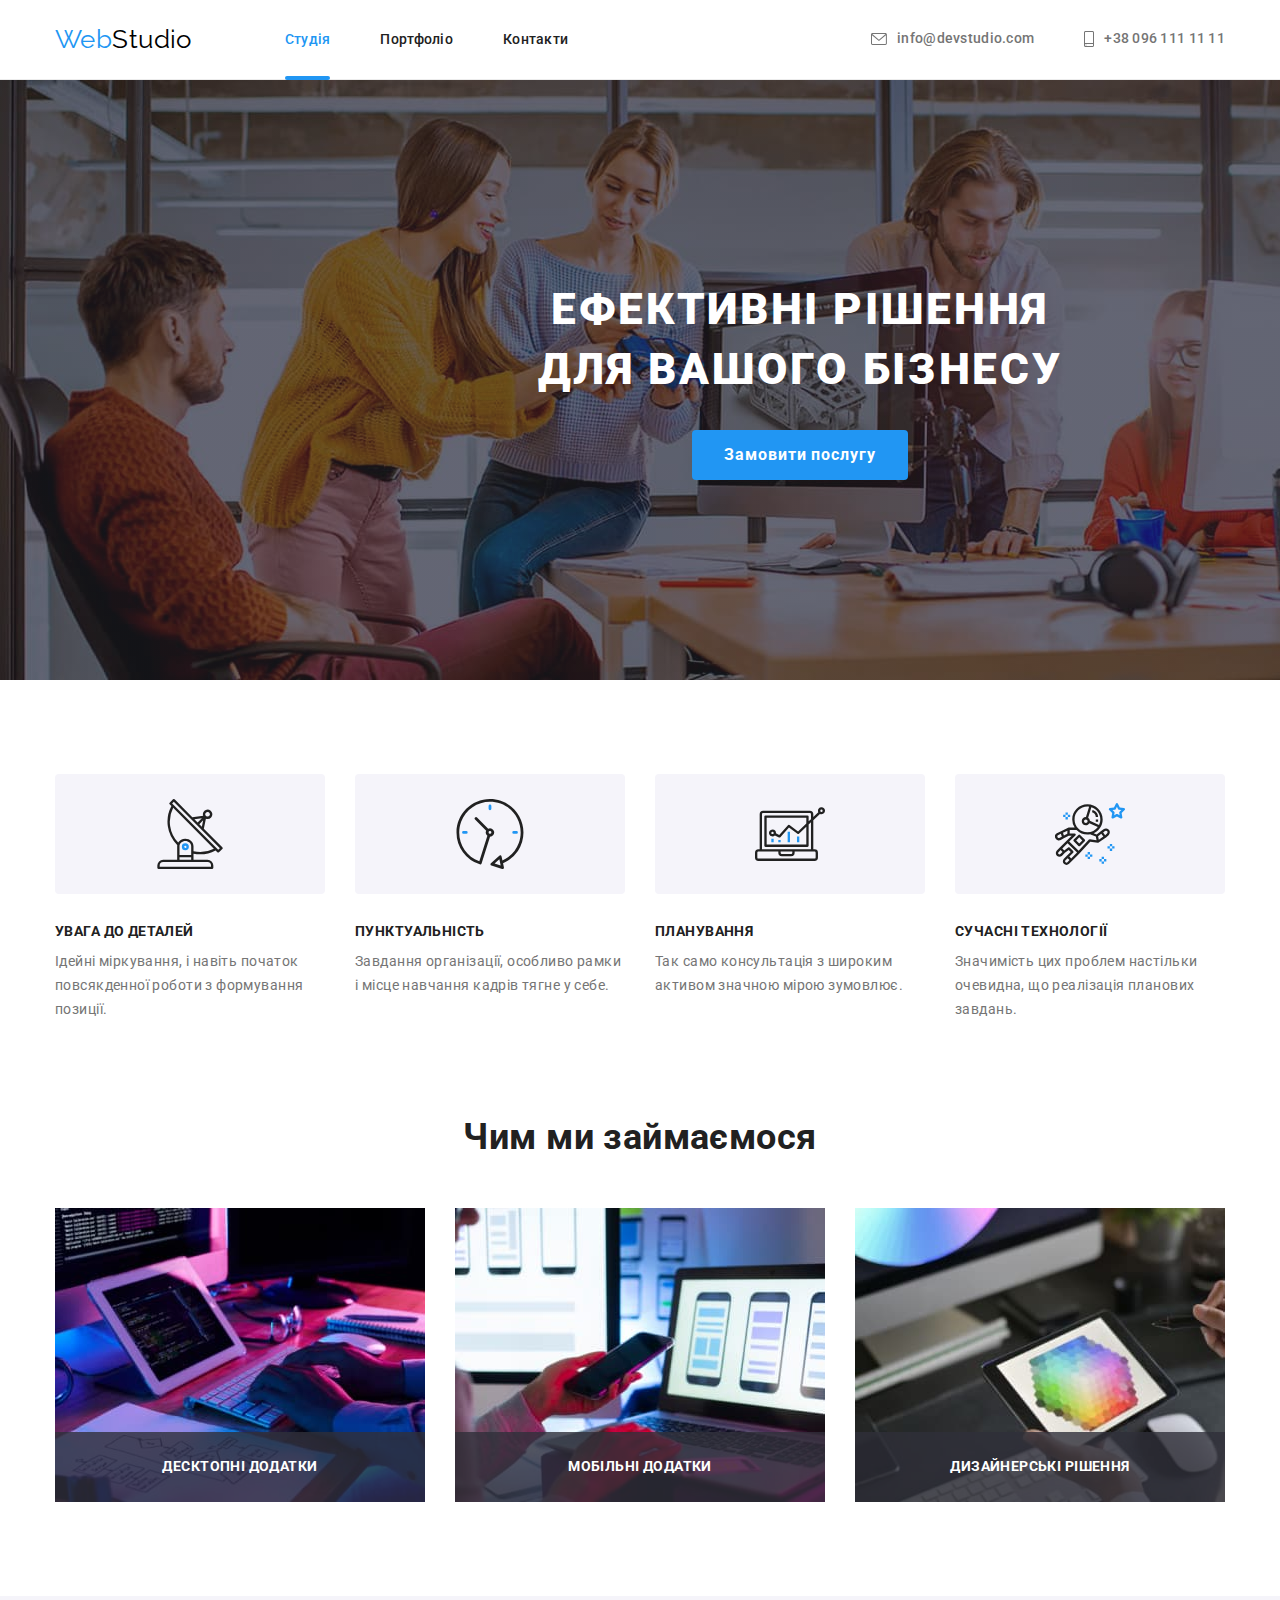
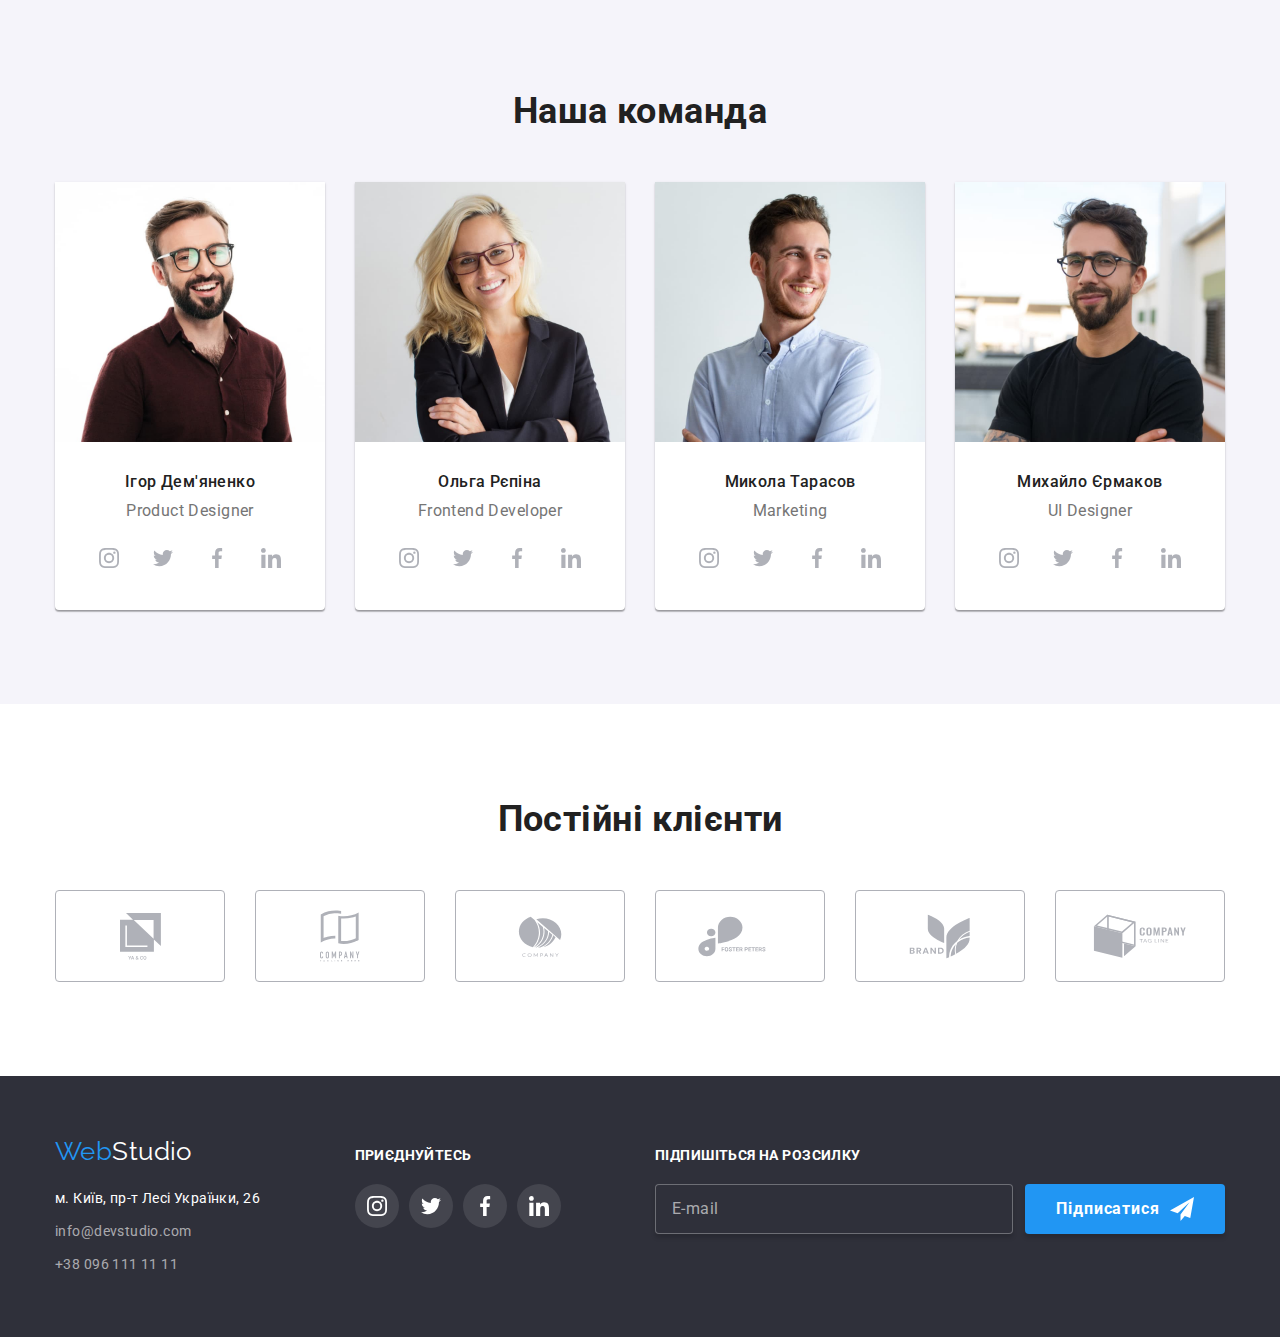
<file: index.html>
<!DOCTYPE html>

<html lang="uk">
  <head>
    <meta charset="UTF-8" />
    <meta http-equiv="X-UA-Compatible" content="IE=edge" />
    <meta name="viewport" content="width=device-width, initial-scale=1.0" />
    <title>WebStudio</title>
    <link rel="preconnect" href="https://fonts.googleapis.com" />
    <link rel="preconnect" href="https://fonts.gstatic.com" crossorigin />
    <link
      href="https://fonts.googleapis.com/css2?family=Raleway:wght@700&family=Roboto:wght@400;500;700;900&display=swap"
      rel="stylesheet"
    />
    <link
      rel="stylesheet"
      href="https://cdnjs.cloudflare.com/ajax/libs/modern-normalize/1.1.0/modern-normalize.min.css"
    />
    <link rel="stylesheet" href="./css/styles.css" />
  </head>
  <body>
    <!-- header -->
    <header class="page-header">
      <div class="container page-header-flex">
        <nav class="menu-nav list">
          <a class="logo link" href="./index.html" lang="en"
            >Web<span class="logo-header">Studio</span>
          </a>
          <ul class="site-nav list">
            <li class="menu-item">
              <a class="menu-link link current" href="">Студія</a>
            </li>
            <li class="menu-item">
              <a class="menu-link link" href="./portfolio.html">Портфоліо</a>
            </li>
            <li class="menu-item">
              <a class="menu-link link" href="#contacts">Контакти</a>
            </li>
          </ul>
        </nav>
        <ul class="contacts-link list">
          <li class="contact-item">
            <a class="link" href="mailto:info@devstudio.com">
              <svg class="icon-contact-item" width="16" height="12">
                <use href="./images/icons.svg#envelope"></use>
              </svg>
              info@devstudio.com
            </a>
          </li>
          <li class="contact-item">
            <a class="link" href="tel:+380961111111">
              <svg class="icon-contact-item" width="10" height="16">
                <use href="./images/icons.svg#smartphone"></use>
              </svg>
              +38 096 111 11 11
            </a>
          </li>
        </ul>
      </div>
    </header>

    <!-- Main Content -->
    <main>
      <!-- Hero -->
      <section class="section hero">
        <div class="container">
          <h1 class="hero-title">Ефективні рішення для вашого бізнесу</h1>
          <button class="hero-button" type="button" data-modal-open>Замовити послугу</button>
        </div>
      </section>
      <!-- Our advantages -->
      <section class="section">
        <h2 class="visually-hidden">Наши преимущества</h2>
        <div class="container">
          <ul class="advantage-lists list">
            <li class="advantage-list icon-anten">
              <div class="icons-advantage">
                <svg width="70" height="70">
                  <use href="./images/icons.svg#antenna"></use>
                </svg>
              </div>
              <h3 class="advantage-titel">УВАГА ДО ДЕТАЛЕЙ</h3>
              <p class="advantage-text">
                Ідейні міркування, і навіть початок повсякденної роботи з формування позиції.
              </p>
            </li>
            <li class="advantage-list">
              <div class="icons-advantage">
                <svg width="70" height="70">
                  <use href="./images/icons.svg#clock"></use>
                </svg>
              </div>
              <h3 class="advantage-titel">ПУНКТУАЛЬНІСТЬ</h3>
              <p class="advantage-text">
                Завдання організації, особливо рамки і місце навчання кадрів тягне у себе.
              </p>
            </li>
            <li class="advantage-list">
              <div class="icons-advantage">
                <svg width="70" height="70">
                  <use href="./images/icons.svg#diagram"></use>
                </svg>
              </div>
              <h3 class="advantage-titel">ПЛАНУВАННЯ</h3>
              <p class="advantage-text">
                Так само консультація з широким активом значною мірою зумовлює.
              </p>
            </li>
            <li class="advantage-list">
              <div class="icons-advantage">
                <svg width="70" height="70">
                  <use href="./images/icons.svg#astronaut"></use>
                </svg>
              </div>
              <h3 class="advantage-titel">СУЧАСНІ ТЕХНОЛОГІЇ</h3>
              <p class="advantage-text">
                Значимість цих проблем настільки очевидна, що реалізація планових завдань.
              </p>
            </li>
          </ul>
        </div>
      </section>
      <!-- What are we doing -->
      <section class="section doing">
        <div class="container">
          <h2 class="section-title">Чим ми займаємося</h2>
          <ul class="doing-lists list">
            <li class="doing-list">
              <img
                src="./images/what_do_we_do/site_for_pc.jpg"
                alt="Створюємо веб сайти"
                width="370"
                height="294"
              />
              <p class="doing-list-overlay">Десктопні додатки</p>
            </li>
            <li class="doing-list">
              <img
                src="./images/what_do_we_do/mobile_app.jpg"
                alt="Створюємо додатки для смартфонів"
                width="370"
                height="294"
              />
              <p class="doing-list-overlay">Мобільні додатки</p>
            </li>
            <li class="doing-list">
              <img
                src="./images/what_do_we_do/tablet_app.jpg"
                alt="Створюємо додатки для планшетів"
                width="370"
                height="294"
              />
              <p class="doing-list-overlay">Дизайнерські рішення</p>
            </li>
          </ul>
        </div>
      </section>
      <!-- Our Team -->
      <section class="section team">
        <div class="container">
          <h2 class="section-title">Наша команда</h2>
          <ul class="team-lists list">
            <li class="team-list">
              <img
                src="./images/our_team/igor_dem.jpg"
                alt="фото Игоря Демьяненко"
                width="270"
                height="260"
              />
              <div class="team-list-card">
                <h3 class="team-list-titel">Ігор Дем'яненко</h3>
                <p class="team-text" lang="en">Product Designer</p>
                <ul class="social-list list">
                  <li class="social-list-item">
                    <a href="" class="social-list-link">
                      <svg class="social-list-icon" width="20" height="20">
                        <use href="./images/icons.svg#instagram"></use>
                      </svg>
                    </a>
                  </li>
                  <li class="social-list-item">
                    <a href="" class="social-list-link">
                      <svg class="social-list-icon" width="20" height="20">
                        <use href="./images/icons.svg#twitter"></use>
                      </svg>
                    </a>
                  </li>
                  <li class="social-list-item">
                    <a href="" class="social-list-link">
                      <svg class="social-list-icon" width="20" height="20">
                        <use href="./images/icons.svg#facebook"></use>
                      </svg>
                    </a>
                  </li>
                  <li class="social-list-item">
                    <a href="" class="social-list-link">
                      <svg class="social-list-icon" width="20" height="20">
                        <use href="./images/icons.svg#linkedin"></use>
                      </svg>
                    </a>
                  </li>
                </ul>
              </div>
            </li>
            <li class="team-list">
              <img
                src="./images/our_team/olga_rep.jpg"
                alt="фото Ольги Репиной"
                width="270"
                height="260"
              />
              <div class="team-list-card">
                <h3 class="team-list-titel">Ольга Рєпіна</h3>
                <p class="team-text" lang="en">Frontend Developer</p>
                <ul class="social-list list">
                  <li class="social-list-item">
                    <a href="" class="social-list-link">
                      <svg class="social-list-icon" width="20" height="20">
                        <use href="./images/icons.svg#instagram"></use>
                      </svg>
                    </a>
                  </li>
                  <li class="social-list-item">
                    <a href="" class="social-list-link">
                      <svg class="social-list-icon" width="20" height="20">
                        <use href="./images/icons.svg#twitter"></use>
                      </svg>
                    </a>
                  </li>
                  <li class="social-list-item">
                    <a href="" class="social-list-link">
                      <svg class="social-list-icon" width="20" height="20">
                        <use href="./images/icons.svg#facebook"></use>
                      </svg>
                    </a>
                  </li>
                  <li class="social-list-item">
                    <a href="" class="social-list-link">
                      <svg class="social-list-icon" width="20" height="20">
                        <use href="./images/icons.svg#linkedin"></use>
                      </svg>
                    </a>
                  </li>
                </ul>
              </div>
            </li>
            <li class="team-list">
              <img
                src="./images/our_team/nikolay_tar.jpg"
                alt="фото Николая Тарасова"
                width="270"
                height="260"
              />
              <div class="team-list-card">
                <h3 class="team-list-titel">Микола Тарасов</h3>
                <p class="team-text" lang="en">Marketing</p>
                <ul class="social-list list">
                  <li class="social-list-item">
                    <a href="" class="social-list-link">
                      <svg class="social-list-icon" width="20" height="20">
                        <use href="./images/icons.svg#instagram"></use>
                      </svg>
                    </a>
                  </li>
                  <li class="social-list-item">
                    <a href="" class="social-list-link">
                      <svg class="social-list-icon" width="20" height="20">
                        <use href="./images/icons.svg#twitter"></use>
                      </svg>
                    </a>
                  </li>
                  <li class="social-list-item">
                    <a href="" class="social-list-link">
                      <svg class="social-list-icon" width="20" height="20">
                        <use href="./images/icons.svg#facebook"></use>
                      </svg>
                    </a>
                  </li>
                  <li class="social-list-item">
                    <a href="" class="social-list-link">
                      <svg class="social-list-icon" width="20" height="20">
                        <use href="./images/icons.svg#linkedin"></use>
                      </svg>
                    </a>
                  </li>
                </ul>
              </div>
            </li>
            <li class="team-list">
              <img
                src="./images/our_team/michail_erm.jpg"
                alt="фото Михаила Ермакова"
                width="270"
                height="260"
              />
              <div class="team-list-card">
                <h3 class="team-list-titel">Михайло Єрмаков</h3>
                <p class="team-text" lang="en">UI Designer</p>
                <ul class="social-list list">
                  <li class="social-list-item">
                    <a href="" class="social-list-link">
                      <svg class="social-list-icon" width="20" height="20">
                        <use href="./images/icons.svg#instagram"></use>
                      </svg>
                    </a>
                  </li>
                  <li class="social-list-item">
                    <a href="" class="social-list-link">
                      <svg class="social-list-icon" width="20" height="20">
                        <use href="./images/icons.svg#twitter"></use>
                      </svg>
                    </a>
                  </li>
                  <li class="social-list-item">
                    <a href="" class="social-list-link">
                      <svg class="social-list-icon" width="20" height="20">
                        <use href="./images/icons.svg#facebook"></use>
                      </svg>
                    </a>
                  </li>
                  <li class="social-list-item">
                    <a href="" class="social-list-link">
                      <svg class="social-list-icon" width="20" height="20">
                        <use href="./images/icons.svg#linkedin"></use>
                      </svg>
                    </a>
                  </li>
                </ul>
              </div>
            </li>
          </ul>
        </div>
      </section>

      <!-- Our Clients -->
      <section class="section">
        <div class="container">
          <h2 class="section-title">Постійні клієнти</h2>
          <ul class="clients-list list">
            <li class="client-list-item">
              <a href="" class="client-list-link">
                <svg class="client-list-icon" width="41" height="47">
                  <use href="./images/icons.svg#client_1"></use>
                </svg>
              </a>
            </li>
            <li class="client-list-item">
              <a href="" class="client-list-link">
                <svg class="client-list-icon" width="40" height="52">
                  <use href="./images/icons.svg#client_2"></use>
                </svg>
              </a>
            </li>
            <li class="client-list-item">
              <a href="" class="client-list-link">
                <svg class="client-list-icon" width="44" height="41">
                  <use href="./images/icons.svg#client_3"></use>
                </svg>
              </a>
            </li>
            <li class="client-list-item">
              <a href="" class="client-list-link">
                <svg class="client-list-icon" width="84" height="41">
                  <use href="./images/icons.svg#client_4"></use>
                </svg>
              </a>
            </li>
            <li class="client-list-item">
              <a href="" class="client-list-link">
                <svg class="client-list-icon" width="64" height="45">
                  <use href="./images/icons.svg#client_5"></use>
                </svg>
              </a>
            </li>
            <li class="client-list-item">
              <a href="" class="client-list-link">
                <svg class="client-list-icon" width="94" height="44">
                  <use href="./images/icons.svg#client_6"></use>
                </svg>
              </a>
            </li>
          </ul>
        </div>
      </section>
    </main>

    <!-- footer -->
    <footer class="footer">
      <div class="container footer-blocks">
        <div class="footer-contacts">
          <a class="logo link" href="./index.html" lang="en"
            >Web<span class="logo-footer">Studio</span></a
          >
          <address>
            <ul id="contacts" class="contacts-list list">
              <li class="address-item">
                <a
                  class="address-link link"
                  href="https://goo.gl/maps/MQvpT9MEyfFAHL6VA"
                  target="_blank"
                  rel="noopener nofollow noreferrer"
                  >м. Київ, пр-т Лесі Українки, 26</a
                >
              </li>
              <li class="email-item">
                <a class="email-link link" href="mailto:info@devstudio.com">info@devstudio.com</a>
              </li>
              <li class="tel-item">
                <a class="tel-link link" href="tel:+380961111111">+38 096 111 11 11</a>
              </li>
            </ul>
          </address>
        </div>
        <div class="footer-social-links">
          <h3 class="footer-social-link-titel">приєднуйтесь</h3>
          <ul class="social-list list">
            <li class="social-list-item">
              <a href="" class="social-list-link">
                <svg class="social-list-icon" width="20" height="20">
                  <use href="./images/icons.svg#instagram"></use>
                </svg>
              </a>
            </li>
            <li class="social-list-item">
              <a href="" class="social-list-link">
                <svg class="social-list-icon" width="20" height="20">
                  <use href="./images/icons.svg#twitter"></use>
                </svg>
              </a>
            </li>
            <li class="social-list-item">
              <a href="" class="social-list-link">
                <svg class="social-list-icon" width="20" height="20">
                  <use href="./images/icons.svg#facebook"></use>
                </svg>
              </a>
            </li>
            <li class="social-list-item">
              <a href="" class="social-list-link">
                <svg class="social-list-icon" width="20" height="20">
                  <use href="./images/icons.svg#linkedin"></use>
                </svg>
              </a>
            </li>
          </ul>
        </div>
        <div class="footer-form-wrapper">
          <p class="footer-form-titel">Підпишіться на розсилку</p>
          <form class="footer-form">
            <input type="email" name="user_email" class="footer-form-input" placeholder="E-mail" />
            <button type="submit" class="footer-form-submit">
              Підписатися
              <svg class="footer-form-icon" width="24" height="24">
                <use href="./images/icons.svg#icon-send"></use>
              </svg>
            </button>
          </form>
        </div>
      </div>
    </footer>

    <!-- Modal Window -->
    <div class="backdrop is-hidden" data-modal>
      <div class="modal">
        <button type="button" class="modal-close-btn" data-modal-close>
          <svg class="modal-close-btn-icon" width="18" height="18">
            <use href="./images/icons.svg#close-modal"></use>
          </svg>
        </button>
        <p class="modal-form-text">Залиште свої дані, ми вам передзвонимо</p>
        <form class="modal-form">
          <label class="modal-form-field">
            <span class="modal-form-input-desc">Ім'я</span>
            <span class="modal-form-input-wrapper">
              <input
                type="text"
                name="user_name"
                class="modal-form-input"
                required
                pattern="[a-zA-Zа-яА-А]+"
                minlength="2"
              />
              <svg class="modal-form-icon" width="18" height="18">
                <use href="./images/icons.svg#person"></use>
              </svg>
            </span>
          </label>
          <label class="modal-form-field">
            <span class="modal-form-input-desc">Телефон</span>
            <span class="modal-form-input-wrapper">
              <input
                type="tel"
                name="user_phone"
                class="modal-form-input"
                required
                pattern="[0-9]{3}-[0-9]{7}"
                title="xxx-xxxxxxx"
              />
              <svg class="modal-form-icon" width="18" height="18">
                <use href="./images/icons.svg#phone"></use>
              </svg>
            </span>
          </label>
          <label class="modal-form-field">
            <span class="modal-form-input-desc">Пошта</span>
            <span class="modal-form-input-wrapper">
              <input type="email" name="user_email" class="modal-form-input" />
              <svg class="modal-form-icon" width="18" height="18">
                <use href="./images/icons.svg#email"></use>
              </svg>
            </span>
          </label>
          <label class="modal-form-field-desc">
            <span class="modal-form-input-desc">Коментар</span>
            <textarea
              name="user_messag"
              class="modal-form-message"
              placeholder="Введіть текст"
            ></textarea>
          </label>
          <input
            id="user-policy"
            type="checkbox"
            name="user_policy"
            class="modal-form-check visually-hidden"
          />
          <label for="user-policy" class="modal-form-check-desc"
            >Погоджуюся з розсилкою та приймаю&nbsp;<a href="" class="modal-form-check-link">Умови договору</a>
          </label>
          <button type="submit" class="modal-form-submit">Відправити</button>
        </form>
      </div>
    </div>

    <script src="./js/modal.js"></script>
  </body>
</html>
</file>
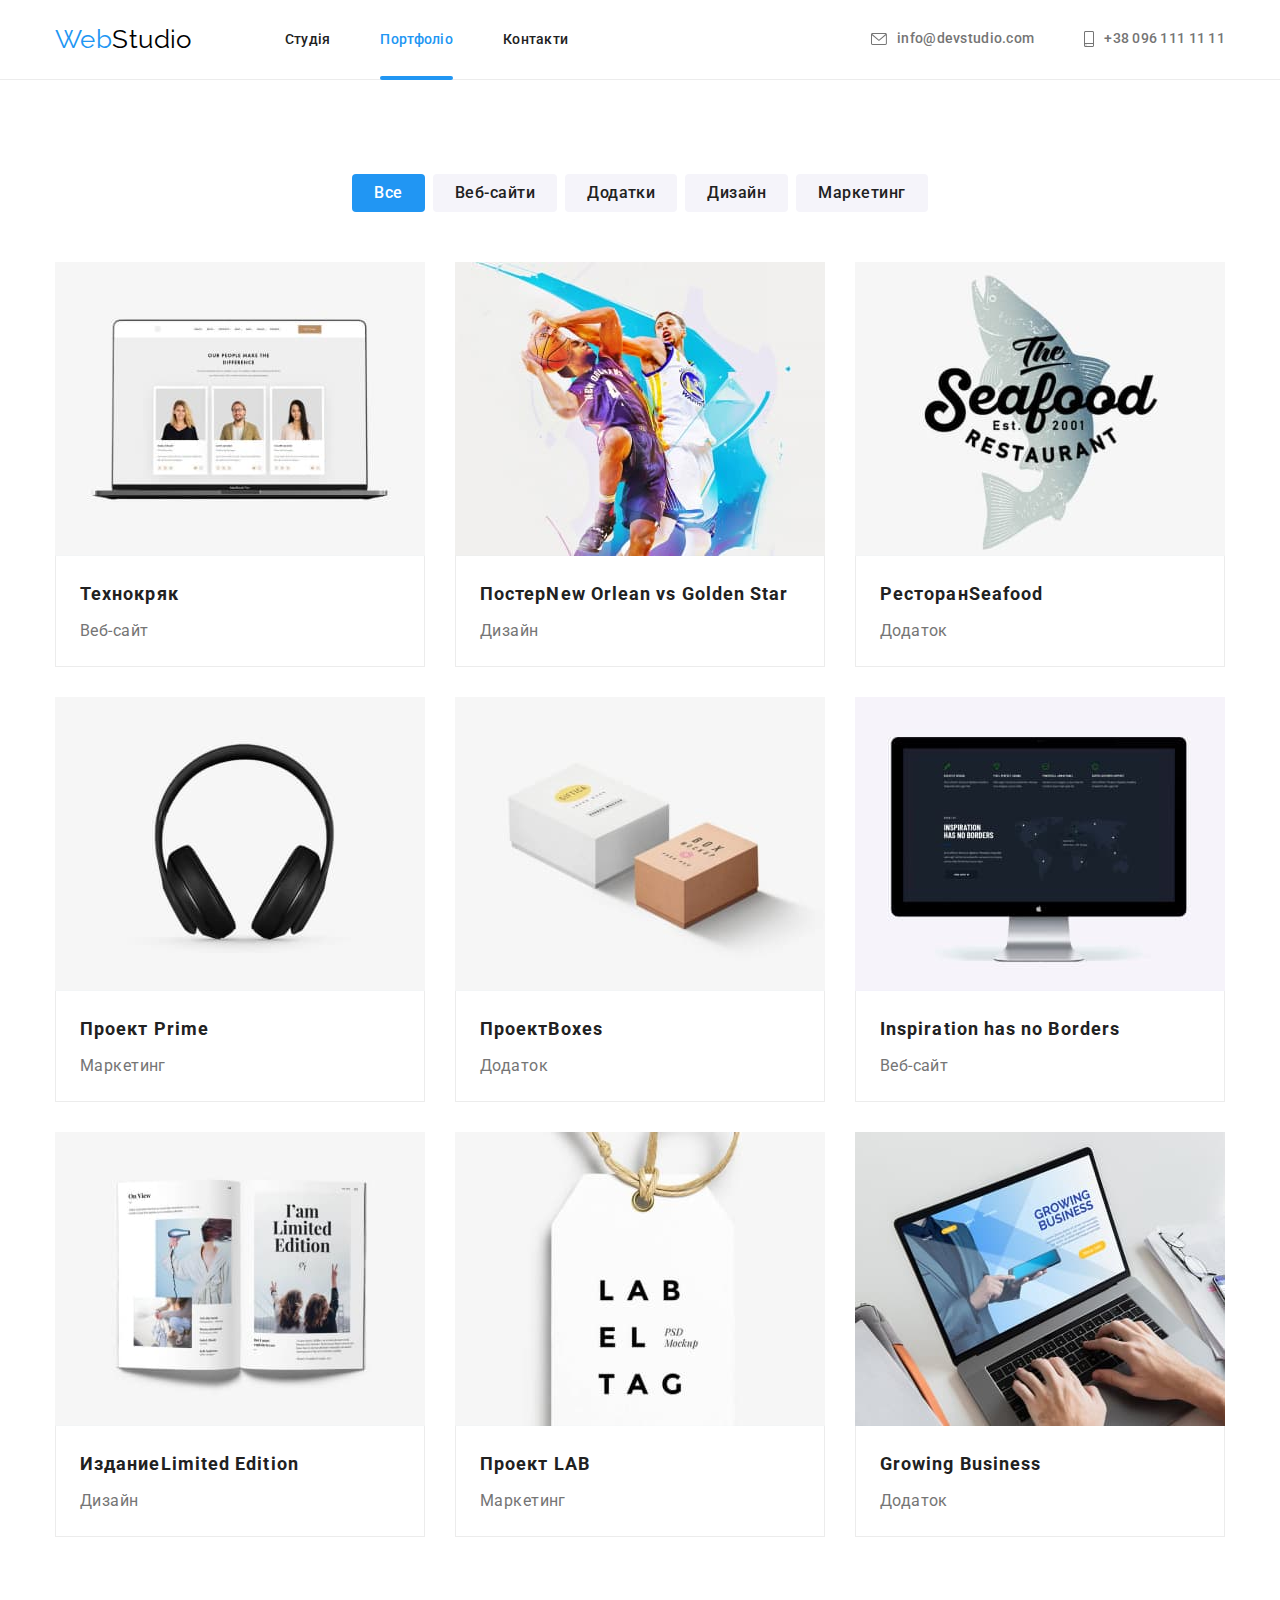
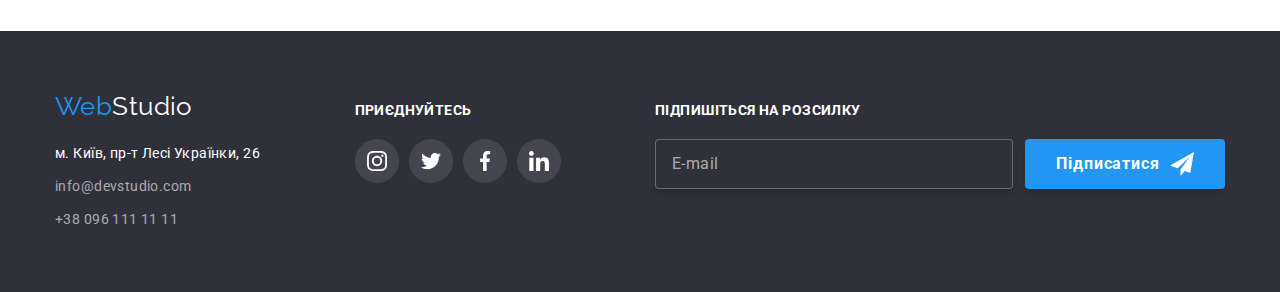
<file: portfolio.html>
<!DOCTYPE html>

<html lang="uk">
  <head>
    <meta charset="UTF-8" />
    <meta http-equiv="X-UA-Compatible" content="IE=edge" />
    <meta name="viewport" content="width=device-width, initial-scale=1.0" />
    <title>WebStudio</title>
    <link rel="preconnect" href="https://fonts.googleapis.com" />
    <link rel="preconnect" href="https://fonts.gstatic.com" crossorigin />
    <link
      href="https://fonts.googleapis.com/css2?family=Raleway:wght@700&family=Roboto:wght@400;500;700;900&display=swap"
      rel="stylesheet"
    />
    <link
      rel="stylesheet"
      href="https://cdnjs.cloudflare.com/ajax/libs/modern-normalize/1.1.0/modern-normalize.min.css"
    />
    <link rel="stylesheet" href="./css/styles.css" />
  </head>
  <body>
    <!-- header -->
    <header class="page-header">
      <div class="container page-header-flex">
        <nav class="menu-nav list">
          <a class="logo link" href="./index.html" lang="en"
            >Web<span class="logo-header">Studio</span>
          </a>
          <ul class="site-nav list">
            <li class="menu-item">
              <a class="link" href="./index.html">Студія</a>
            </li>
            <li class="menu-item">
              <a class="link current" href="./portfolio.html">Портфоліо</a>
            </li>
            <li class="menu-item">
              <a class="link" href="#contacts">Контакти</a>
            </li>
          </ul>
        </nav>
        <ul class="contacts-link list">
          <li class="contact-item">
            <a class="link" href="mailto:info@devstudio.com">
              <svg class="icon-contact-item" width="16" height="12">
                <use href="./images/icons.svg#envelope"></use>
              </svg>
              info@devstudio.com
            </a>
          </li>
          <li class="contact-item">
            <a class="link" href="tel:+380961111111">
              <svg class="icon-contact-item" width="10" height="16">
                <use href="./images/icons.svg#smartphone"></use>
              </svg>
              +38 096 111 11 11
            </a>
          </li>
        </ul>
      </div>
    </header>

    <!-- Main Content -->
    <main>
      <!-- Portfolio -->
      <section class="section">
        <h1 class="visually-hidden">Наше портфолио</h1>
        <div class="container">
          <ul class="button-lists list">
            <li class="button-list">
              <button class="portfolio-button current" type="button">Все</button>
            </li>
            <li class="button-list">
              <button class="portfolio-button" type="button">Веб-сайти</button>
            </li>
            <li class="button-list">
              <button class="portfolio-button" type="button">Додатки</button>
            </li>
            <li class="button-list">
              <button class="portfolio-button" type="button">Дизайн</button>
            </li>
            <li class="button-list">
              <button class="portfolio-button" type="button">Маркетинг</button>
            </li>
          </ul>

          <ul class="portfolio-lists list">
            <li class="portfolio-list">
              <a href="" class="portfolio-link link">
                <div class="portfolio-card-foto">
                  <img
                    src="./images/portfolio/technokryak.jpg"
                    alt="фото веб-сайта"
                    width="370"
                    height="294"
                  />
                  <p class="portfolio-card-overlay">
                    Ресурс пропонує комплексні пропозиції з різним рівнем функціоналу та сервісів.
                    Все це дозволить відвідувачу отримати вичерпні відомості про компанію чи
                    приватну особу.
                  </p>
                </div>
                <div class="portfolio-card">
                  <h2 class="portfolio-titel">Технокряк</h2>
                  <p class="portfolio-text">Веб-сайт</p>
                </div>
              </a>
            </li>
            <li class="portfolio-list">
              <a href="" class="portfolio-link link">
                <div class="portfolio-card-foto">
                  <img
                    src="./images/portfolio/new_orlean.jpg"
                    alt="фото баскетболистов"
                    width="370"
                    height="294"
                  />
                  <p class="portfolio-card-overlay">
                    Ресурс пропонує комплексні пропозиції з різним рівнем функціоналу та сервісів.
                    Все це дозволить відвідувачу отримати вичерпні відомості про компанію чи
                    приватну особу.
                  </p>
                </div>
                <div class="portfolio-card">
                  <h2 class="portfolio-titel">
                    Постер<span lang="en">New Orlean vs Golden Star</span>
                  </h2>
                  <p class="portfolio-text">Дизайн</p>
                </div>
              </a>
            </li>
            <li class="portfolio-list">
              <a href="" class="portfolio-link link">
                <div class="portfolio-card-foto">
                  <img
                    src="./images/portfolio/seafood.jpg"
                    alt="емблема рыбного ресторана"
                    width="370"
                    height="294"
                  />
                  <p class="portfolio-card-overlay">
                    Ресурс пропонує комплексні пропозиції з різним рівнем функціоналу та сервісів.
                    Все це дозволить відвідувачу отримати вичерпні відомості про компанію чи
                    приватну особу.
                  </p>
                </div>
                <div class="portfolio-card">
                  <h2 class="portfolio-titel">Ресторан<span lang="en">Seafood</span></h2>
                  <p class="portfolio-text">Додаток</p>
                </div>
              </a>
            </li>
            <li class="portfolio-list">
              <a href="" class="portfolio-link link">
                <div class="portfolio-card-foto">
                  <img
                    src="./images/portfolio/prime.jpg"
                    alt="фото наушников"
                    width="370"
                    height="294"
                  />
                  <p class="portfolio-card-overlay">
                    Ресурс пропонує комплексні пропозиції з різним рівнем функціоналу та сервісів.
                    Все це дозволить відвідувачу отримати вичерпні відомості про компанію чи
                    приватну особу.
                  </p>
                </div>
                <div class="portfolio-card">
                  <h2 class="portfolio-titel">Проект Prime</h2>
                  <p class="portfolio-text">Маркетинг</p>
                </div>
              </a>
            </li>
            <li class="portfolio-list">
              <a href="" class="portfolio-link link">
                <div class="portfolio-card-foto">
                  <img
                    src="./images/portfolio/boxes.jpg"
                    alt="фото коробок"
                    width="370"
                    height="294"
                  />
                  <p class="portfolio-card-overlay">
                    Ресурс пропонує комплексні пропозиції з різним рівнем функціоналу та сервісів.
                    Все це дозволить відвідувачу отримати вичерпні відомості про компанію чи
                    приватну особу.
                  </p>
                </div>
                <div class="portfolio-card">
                  <h2 class="portfolio-titel">Проект<span lang="en">Boxes</span></h2>
                  <p class="portfolio-text">Додаток</p>
                </div>
              </a>
            </li>
            <li class="portfolio-list">
              <a href="" class="portfolio-link link">
                <div class="portfolio-card-foto">
                  <img
                    src="./images/portfolio/has_no_borders.jpg"
                    alt="фото монитора"
                    width="370"
                    height="294"
                  />
                  <p class="portfolio-card-overlay">
                    Ресурс пропонує комплексні пропозиції з різним рівнем функціоналу та сервісів.
                    Все це дозволить відвідувачу отримати вичерпні відомості про компанію чи
                    приватну особу.
                  </p>
                </div>
                <div class="portfolio-card">
                  <h2 class="portfolio-titel"><span lang="en">Inspiration has no Borders</span></h2>
                  <p class="portfolio-text">Веб-сайт</p>
                </div>
              </a>
            </li>
            <li class="portfolio-list">
              <a href="" class="portfolio-link link">
                <div class="portfolio-card-foto">
                  <img
                    src="./images/portfolio/lim_edition.jpg"
                    alt="фото книги"
                    width="370"
                    height="294"
                  />
                  <p class="portfolio-card-overlay">
                    Ресурс пропонує комплексні пропозиції з різним рівнем функціоналу та сервісів.
                    Все це дозволить відвідувачу отримати вичерпні відомості про компанію чи
                    приватну особу.
                  </p>
                </div>
                <div class="portfolio-card">
                  <h2 class="portfolio-titel">Издание<span>Limited Edition</span></h2>
                  <p class="portfolio-text">Дизайн</p>
                </div>
              </a>
            </li>
            <li class="portfolio-list">
              <a href="" class="portfolio-link link">
                <div class="portfolio-card-foto">
                  <img
                    src="./images/portfolio/lab.jpg"
                    alt="емблема проекта"
                    width="370"
                    height="294"
                  />
                  <p class="portfolio-card-overlay">
                    Ресурс пропонує комплексні пропозиції з різним рівнем функціоналу та сервісів.
                    Все це дозволить відвідувачу отримати вичерпні відомості про компанію чи
                    приватну особу.
                  </p>
                </div>
                <div class="portfolio-card">
                  <h2 class="portfolio-titel">Проект <span lang="en">LAB</span></h2>
                  <p class="portfolio-text">Маркетинг</p>
                </div>
              </a>
            </li>
            <li class="portfolio-list">
              <a href="" class="portfolio-link link">
                <div class="portfolio-card-foto">
                  <img
                    src="./images/portfolio/growing_buisness.jpg"
                    alt="фото ноутбука"
                    width="370"
                    height="294"
                  />
                  <p class="portfolio-card-overlay">
                    Ресурс пропонує комплексні пропозиції з різним рівнем функціоналу та сервісів.
                    Все це дозволить відвідувачу отримати вичерпні відомості про компанію чи
                    приватну особу.
                  </p>
                </div>
                <div class="portfolio-card">
                  <h2 class="portfolio-titel"><span lang="en">Growing Business</span></h2>
                  <p class="portfolio-text">Додаток</p>
                </div>
              </a>
            </li>
          </ul>
        </div>
      </section>
    </main>

    <!-- footer -->
    <footer class="footer">
      <div class="container footer-blocks">
        <div class="footer-contacts">
          <a class="logo link" href="./index.html" lang="en"
            >Web<span class="logo-footer">Studio</span></a
          >
          <address>
            <ul id="contacts" class="contacts-list list">
              <li class="address-item">
                <a
                  class="address-link link"
                  href="https://goo.gl/maps/MQvpT9MEyfFAHL6VA"
                  target="_blank"
                  rel="noopener nofollow noreferrer"
                  >м. Київ, пр-т Лесі Українки, 26</a
                >
              </li>
              <li class="email-item">
                <a class="email-link link" href="mailto:info@devstudio.com">info@devstudio.com</a>
              </li>
              <li class="tel-item">
                <a class="tel-link link" href="tel:+380961111111">+38 096 111 11 11</a>
              </li>
            </ul>
          </address>
        </div>
        <div class="footer-social-links">
          <h3 class="footer-social-link-titel">приєднуйтесь</h3>
          <ul class="social-list list">
            <li class="social-list-item">
              <a href="" class="social-list-link">
                <svg class="social-list-icon" width="20" height="20">
                  <use href="./images/icons.svg#instagram"></use>
                </svg>
              </a>
            </li>
            <li class="social-list-item">
              <a href="" class="social-list-link">
                <svg class="social-list-icon" width="20" height="20">
                  <use href="./images/icons.svg#twitter"></use>
                </svg>
              </a>
            </li>
            <li class="social-list-item">
              <a href="" class="social-list-link">
                <svg class="social-list-icon" width="20" height="20">
                  <use href="./images/icons.svg#facebook"></use>
                </svg>
              </a>
            </li>
            <li class="social-list-item">
              <a href="" class="social-list-link">
                <svg class="social-list-icon" width="20" height="20">
                  <use href="./images/icons.svg#linkedin"></use>
                </svg>
              </a>
            </li>
          </ul>
        </div>
        <div class="footer-form-wrapper">
          <p class="footer-form-titel">Підпишіться на розсилку</p>
          <form class="footer-form">
            <input type="email" name="user_email" class="footer-form-input" placeholder="E-mail" />
            <button type="submit" class="footer-form-submit">
              Підписатися
              <svg class="footer-form-icon" width="24" height="24">
                <use href="./images/icons.svg#icon-send"></use>
              </svg>
            </button>
          </form>
        </div>
      </div>
    </footer>
  </body>
</html>
</file>
<file: css/styles.css>
.list {
  padding: 0;
  margin: 0;
  list-style: none;
}

.link {
  text-decoration: none;
}

img {
  display: block;
  max-width: 100%;
  height: auto;
}

button {
  cursor: pointer;
}

p,
h1,
h2,
h3,
h4,
h5 {
  margin: 0;
}

.visually-hidden {
  position: absolute;
  width: 1px;
  height: 1px;
  margin: -1px;
  border: 0;
  padding: 0;
  white-space: nowrap;
  clip-path: inset(100%);
  clip: rect(0 0 0 0);
  overflow: hidden;
}

:root {
  --primary-text-color-them-dark: #212121;
  --primary-text-color-them-gray: #757575;
  --secondary-text-color: #ffffff;
  --accent-color: #2196f3;
  --background-color-them-white: #ffffff;
  --background-color-them-dark: #2f303a;
  --background-color-them-grey: #f5f4fa;
  --background-color-hero: #c4c4c4;
  --transition-dur-and-funk: 250ms cubic-bezier(0.4, 0, 0.2, 1);
}

body {
  font-family: 'Roboto', sans-serif;
  font-size: 14px;
  letter-spacing: 0.03em;
  color: var(--primary-text-color-them-dark);
  background-color: var(--background-color-them-white);
}

.container {
  width: 1200px;
  margin-left: auto;
  margin-right: auto;
  padding-left: 15px;
  padding-right: 15px;
  /* outline: 2px solid tomato; */
}

.section {
  padding-top: 94px;
  padding-bottom: 94px;
}

/*==================== HEADER ====================*/
.page-header-flex,
.menu-nav,
.site-nav,
.contacts-link {
  display: flex;
  align-items: center;
  justify-content: space-between;
}

.menu-item:not(:last-child) {
  margin-right: 50px;
}

.page-header {
  padding-top: 24px;
  padding-bottom: 24px;
  border-bottom: 1px solid #ececec;
}

.menu-nav .logo {
  margin-right: 93px;
}

.logo {
  display: inline-block;
  font-family: 'Raleway', sans-serif;
  font-size: 26px;
  line-height: 1.19;
  color: #2196f3;
}

.logo-header {
  color: #000000;
}

.site-nav .link {
  padding-top: 33px;
  padding-bottom: 33px;
  font-weight: 500;
  line-height: 1.14;
  letter-spacing: 0.02em;
  color: var(--primary-text-color-them-dark);

  position: relative;

  transition: color var(--transition-dur-and-funk);
}

.contacts-link .contact-item + .contact-item {
  margin-left: 50px;
}

.contacts-link .link {
  display: flex;
  align-items: center;
  font-weight: 500;
  line-height: 1.14;
  letter-spacing: 0.02em;
  color: var(--primary-text-color-them-gray);

  transition: color var(--transition-dur-and-funk);
}

.site-nav .link:hover,
.site-nav .link:focus,
.contacts-link .link:hover,
.contacts-link .link:focus {
  color: var(--accent-color);
}

.site-nav .link.current {
  color: var(--accent-color);
  position: relative;
}

.icon-contact-item {
  margin-right: 10px;
  fill: currentColor;
}

.site-nav .link.current::after {
  content: '';
  display: block;
  border-radius: 2px;
  width: 100%;
  height: 4px;
  background-color: var(--accent-color);

  position: absolute;
  left: 0;
  bottom: 0;
}
/*==================== /HEADER ====================*/

/*==================== HERO ====================*/
.hero {
  background-image: linear-gradient(to right, rgba(47, 48, 58, 0.4), rgba(47, 48, 58, 0.4)),
    url(../images/background/hero.jpg);
  background-color: var(--background-color-hero);
  background-size: cover;
  background-position: center;
  text-align: center;
  padding-top: 200px;
  padding-bottom: 200px;
  width: 1600px;
  height: 600px;
  margin: 0 auto;
}

.hero-title {
  width: 600px;
  margin-left: auto;
  margin-right: auto;
  margin-bottom: 30px;
  font-weight: 900;
  font-size: 44px;
  line-height: 1.36;
  letter-spacing: 0.06em;
  text-transform: uppercase;
  color: var(--secondary-text-color);
}

.hero-button {
  display: inline-block;
  border-radius: 4px;
  padding: 10px 32px;
  border: 0;
  background-color: var(--accent-color);
  font-weight: 700;
  font-size: 16px;
  line-height: 1.88;
  letter-spacing: 0.06em;
  color: var(--secondary-text-color);

  transition: background-color var(--transition-dur-and-funk), color var(--transition-dur-and-funk);
}

.hero-button:hover,
.hero-button:focus {
  background-color: var(--background-color-them-grey);
  color: var(--primary-text-color-them-dark);
}

/*==================== /HERO ====================*/

/*==================== SECTION OUR ADVANTAGES ====================*/
.advantage-lists {
  display: flex;
  flex-wrap: wrap;
  margin: -15px;
}

.advantage-list {
  width: 270px;
  margin: 15px;
}

.advantage-titel {
  font-size: 14px;
  margin-bottom: 10px;
  line-height: 1.14;
  text-transform: uppercase;
}

.advantage-text {
  line-height: 1.71;
  color: var(--primary-text-color-them-gray);
}

.icons-advantage {
  display: flex;
  justify-content: center;
  align-items: center;
  height: 120px;
  background-color: var(--background-color-them-grey);
  border-radius: 4px;
  margin-bottom: 30px;
}

/*==================== /SECTION OUR ADVANTAGES ====================*/

/*==================== SECTION WHAT ARE WE DOING ====================*/
.doing {
  padding-top: 0;
}

.section-title {
  margin-bottom: 50px;
  font-size: 36px;
  line-height: 1.17;
  text-align: center;
}

.doing-lists {
  display: flex;
  flex-wrap: wrap;
  gap: 30px;
}

.doing-list {
  flex-basis: calc((100% - 60px) / 3);
  position: relative;
}

.doing-list-overlay {
  width: 100%;
  height: 70px;
  padding-top: 27px;
  padding-bottom: 27px;
  font-weight: 700;
  line-height: 1.14;
  text-align: center;
  text-transform: uppercase;
  color: var(--secondary-text-color);
  background-color: rgba(47, 48, 58, 0.8);

  position: absolute;
  left: 0;
  bottom: 0;
}

/*==================== SECTION WHAT ARE WE DOING ====================*/

/*==================== SECTION OUR TEAM ====================*/
.team {
  background-color: var(--background-color-them-grey);
}

.team-list-titel {
  margin-bottom: 10px;
  font-weight: 500;
  font-size: 16px;
  line-height: 1.19;
}

.team-text {
  margin-bottom: 16px;
  font-size: 16px;
  line-height: 1.19;
  color: var(--primary-text-color-them-gray);
}

.team-list {
  flex-basis: calc((100% - 90px) / 4);
  background-color: var(--background-color-them-white);
  box-shadow: 0px 1px 3px rgba(0, 0, 0, 0.12), 0px 1px 1px rgba(0, 0, 0, 0.14),
    0px 2px 1px rgba(0, 0, 0, 0.2);
  border-radius: 0px 0px 4px 4px;
}

.team-lists {
  display: flex;
  flex-wrap: wrap;
  gap: 30px;
}

.team-list-card {
  padding-top: 30px;
  padding-bottom: 30px;
  text-align: center;
}

.social-list {
  display: flex;
  justify-content: center;
  gap: 10px;
}

.social-list-link {
  display: flex;
  justify-content: center;
  align-items: center;
  width: 44px;
  height: 44px;
  border-radius: 50%;
  background-color: var(--background-color-them-white);

  transition: background-color var(--transition-dur-and-funk);
}

.social-list-icon {
  fill: #afb1b8;

  transition: fill var(--transition-dur-and-funk);
}

.social-list-link:hover,
.social-list-link:focus {
  background-color: var(--accent-color);
}

.social-list-link:hover .social-list-icon,
.social-list-link:focus .social-list-icon {
  fill: var(--secondary-text-color);
}
/*==================== SECTION OUR TEAM ====================*/

/*==================== SECTION OUR CLIENTS ====================*/
.clients-list {
  display: flex;
}

.client-list-item:not(:last-child) {
  margin-right: 30px;
}

.client-list-link {
  display: flex;
  justify-content: center;
  align-items: center;
  width: 170px;
  height: 92px;
  border: 1px solid #afb1b8;
  border-radius: 4px;
  cursor: pointer;

  transition: border var(--transition-dur-and-funk);
}

.client-list-icon {
  fill: #afb1b8;

  transition: fill var(--transition-dur-and-funk);
}

.client-list-link:hover,
.client-list-link:focus {
  border: 1px solid var(--accent-color);
}

.client-list-link:hover .client-list-icon,
.client-list-link:focus .client-list-icon {
  fill: var(--accent-color);
}
/*==================== /SECTION OUR CLIENTS ====================*/

/*==================== PORTFOLIO ====================*/
.button-lists {
  display: flex;
  justify-content: center;
  margin-bottom: 50px;
}

.button-list + .button-list {
  margin-left: 8px;
}

.portfolio-lists {
  display: flex;
  flex-wrap: wrap;
  gap: 30px;
}

.portfolio-list {
  flex-basis: calc((100% - 60px) / 3);
}

.portfolio-button {
  display: inline-block;
  padding: 6px 22px;
  border: 0;
  border-radius: 4px;
  background-color: var(--background-color-them-grey);
  font-weight: 500;
  font-size: 16px;
  line-height: 1.63;
  text-align: center;
  letter-spacing: 0.03em;
  color: var(--primary-text-color-them-dark);

  transition: background-color var(--transition-dur-and-funk), color var(--transition-dur-and-funk),
    box-shadow var(--transition-dur-and-funk);
}

.portfolio-button:hover,
.portfolio-button:focus {
  background-color: #2196f3;
  color: var(--secondary-text-color);
  box-shadow: 0px 3px 1px rgba(0, 0, 0, 0.1), 0px 1px 2px rgba(0, 0, 0, 0.08),
    0px 2px 2px rgba(0, 0, 0, 0.12);
}

.button-lists .portfolio-button.current {
  background-color: #2196f3;
  color: var(--secondary-text-color);
}

.portfolio-card {
  border: 1px solid #ececec;
  border-top: 0;
  padding-top: 20px;
  padding-bottom: 20px;
  padding-left: 24px;
}

.portfolio-titel {
  margin-bottom: 4px;
  font-size: 18px;
  line-height: 2;
  letter-spacing: 0.06em;
  color: var(--primary-text-color-them-dark);
}

.portfolio-text {
  font-size: 16px;
  line-height: 1.88;
  color: var(--primary-text-color-them-gray);
}

.portfolio-link {
  display: block;

  transition: box-shadow var(--transition-dur-and-funk);
}

.portfolio-link:hover,
.portfolio-link:focus {
  box-shadow: 0px 1px 1px rgba(0, 0, 0, 0.12), 0px 4px 4px rgba(0, 0, 0, 0.06),
    1px 4px 6px rgba(0, 0, 0, 0.16);
}

.portfolio-card-foto {
  position: relative;
  overflow: hidden;
}

.portfolio-card-overlay {
  position: absolute;
  top: 0;
  left: 0;
  width: 100%;
  height: 100%;
  background-color: rgba(33, 150, 243, 0.9);
  font-size: 18px;
  line-height: 1.56;
  color: var(--secondary-text-color);
  padding: 62px 24px;
  overflow-y: auto;

  transform: translateY(100%);
  transition: transform 250ms;
}

.portfolio-link:hover .portfolio-card-overlay,
.portfolio-link:focus .portfolio-card-overlay {
  transform: translateY(0);
}

/*==================== /PORTFOLIO ====================*/

/*==================== FOOTER ====================*/
.footer {
  padding-top: 60px;
  padding-bottom: 60px;
  background-color: var(--background-color-them-dark);
}

.logo-footer {
  color: #ffffff;
}

.address-link {
  font-style: normal;
  font-weight: 400;
  line-height: 1.71;
  letter-spacing: 0.03em;
  color: var(--secondary-text-color);

  transition: color var(--transition-dur-and-funk);
}

.email-link,
.tel-link {
  font-style: normal;
  line-height: 1.71;
  color: rgba(255, 255, 255, 0.6);

  transition: color var(--transition-dur-and-funk);
}

.address-link:hover,
.address-link:focus,
.contacts-list .link:hover,
.contacts-list .link:focus {
  color: var(--accent-color);
}

.footer .logo {
  display: block;
  margin-bottom: 20px;
}

.address-item,
.email-item {
  margin-bottom: 9px;
}

.footer-social-link-titel {
  margin-bottom: 20px;
  font-size: 14px;
  line-height: 1.14;
  text-transform: uppercase;
  color: var(--secondary-text-color);
}

.footer-blocks {
  display: flex;
  align-items: baseline;
  justify-content: space-between;
}

.footer-social-links .social-list-link {
  background-color: rgba(255, 255, 255, 0.1);

  transition: background-color var(--transition-dur-and-funk);
}

.footer-social-links .social-list-link:hover,
.footer-social-links .social-list-link:focus {
  background-color: var(--accent-color);
}

.footer-social-links .social-list-icon {
  fill: var(--secondary-text-color);
}

.footer-form-titel {
  font-weight: 700;
  line-height: 1.14;
  text-transform: uppercase;
  color: var(--secondary-text-color);
  margin-bottom: 20px;
}

.footer-form {
  display: flex;
}

.footer-form-input {
  color: var(--secondary-text-color);
  width: 358px;
  height: 50px;
  background-color: var(--background-color-them-dark);
  border: 1px solid rgba(255, 255, 255, 0.3);
  border-radius: 4px;
  padding-left: 16px;
  box-shadow: 0px 4px 4px rgba(0, 0, 0, 0.15);
  transition: border-color var(--transition-dur-and-funk);
}

.footer-form-input::placeholder {
  font-size: 16px;
  line-height: 1.25;
  letter-spacing: 0.03em;
  color: rgba(255, 255, 255, 0.6);
}

.footer-form-submit {
  display: flex;
  justify-content: center;
  align-items: center;
  margin-left: 12px;
  width: 200px;
  height: 50px;
  border-radius: 4px;
  border: 0;
  background-color: var(--accent-color);
  font-weight: 700;
  font-size: 16px;
  line-height: 1.88;
  letter-spacing: 0.06em;
  color: var(--secondary-text-color);
  align-self: center;
  box-shadow: 0px 4px 4px rgba(0, 0, 0, 0.15);

  transition: box-shadow var(--transition-dur-and-funk);
}

.footer-form-submit:hover,
.footer-form-submit:focus {
  box-shadow: 0px 4px 4px rgba(0, 0, 0, 0.25);
}

.footer-form-icon {
  margin-left: 10px;
}

/*==================== /FOOTER ====================*/

/*==================== MODAL WINDOW ====================*/
.backdrop {
  position: fixed;
  top: 0;
  left: 0;
  z-index: 100;
  width: 100%;
  height: 100%;
  background-color: rgba(0, 0, 0, 0.2);

  transition: opacity var(--transition-dur-and-funk), visibility var(--transition-dur-and-funk);
}

.backdrop.is-hidden {
  opacity: 0;
  visibility: hidden;
  pointer-events: none;
}

.modal {
  position: absolute;
  padding: 40px;
  top: 50%;
  left: 50%;
  transform: translate(-50%, -50%);
  width: 528px;
  background-color: var(--background-color-them-white);
  box-shadow: 0px 1px 3px rgba(0, 0, 0, 0.12), 0px 1px 1px rgba(0, 0, 0, 0.14),
    0px 2px 1px rgba(0, 0, 0, 0.2);
  border-radius: 4px;
}

.modal-close-btn {
  position: absolute;
  top: 10px;
  right: 10px;
  display: flex;
  justify-content: center;
  align-items: center;
  width: 30px;
  height: 30px;
  border-radius: 50%;
  background-color: transparent;
  border: 1px solid rgba(0, 0, 0, 0.1);
  padding: 0;
  transition: border-color var(--transition-dur-and-funk);
}

.modal-close-btn-icon {
  transition: fill var(--transition-dur-and-funk);
}

.modal-close-btn:hover,
.modal-close-btn:focus {
  border-color: var(--accent-color);
}

.modal-close-btn:hover .modal-close-btn-icon,
.modal-close-btn:focus .modal-close-btn-icon {
  fill: var(--accent-color);
}

.modal-form-text {
  margin-bottom: 12px;
  font-weight: 700;
  font-size: 20px;
  line-height: 1.15;
  text-align: center;
}

/*==================== /MODAL WINDOW ====================*/

/*==================== MODAL FORM ====================*/
.modal-form {
  display: flex;
  flex-direction: column;
}

.modal-form-input {
  width: 100%;
  height: 40px;
  border: 1px solid rgba(33, 33, 33, 0.2);
  border-radius: 4px;
  padding-left: 42px;
  transition: border-color var(--transition-dur-and-funk);
}

.modal-form-field {
  margin-bottom: 10px;
}

.modal-form-field-desc {
  margin-bottom: 20px;
}

.modal-form-message {
  display: block;
  width: 100%;
  height: 120px;
  padding: 12px 16px;
  border: 1px solid rgba(33, 33, 33, 0.2);
  border-radius: 4px;
  resize: none;
  transition: border-color var(--transition-dur-and-funk);
}

.modal-form-message::placeholder {
  font-size: 12px;
  line-height: 1.17;
  letter-spacing: 0.01em;
  color: rgba(117, 117, 117, 0.5);
}

.modal-form-input-desc {
  display: block;
  margin-bottom: 4px;
  font-size: 12px;
  line-height: 1.17;
  letter-spacing: 0.01em;
  color: var(--primary-text-color-them-gray);
}

.modal-form-check-desc {
  display: flex;
  align-items: center;
  justify-content: center;
  font-size: 14px;
  line-height: 1.71;
  color: var(--primary-text-color-them-gray);
  margin-bottom: 30px;
}

.modal-form-input-wrapper {
  position: relative;
  display: block;
}

.modal-form-check-link {
  color: var(--accent-color);
}

.modal-form-icon {
  position: absolute;
  top: 50%;
  left: 12px;
  transform: translateY(-50%);
  transition: fill var(--transition-dur-and-funk);
}

.modal-form-input:focus {
  outline: none;
  border-color: var(--accent-color);
}

.modal-form-input:focus + .modal-form-icon {
  fill: var(--accent-color);
}

.modal-form-message:focus {
  outline: none;
  border-color: var(--accent-color);
}

.modal-form-check-desc::before {
  content: '';
  width: 16px;
  height: 15px;
  border: 2px solid #212121;
  border-radius: 2px;
  cursor: pointer;
  margin-right: 7px;
}

.modal-form-check:checked + .modal-form-check-desc::before {
  border: 2px solid var(--accent-color);
  background-color: var(--accent-color);
  background-image: url(../images/check_icon.svg);
  background-size: contain;
  background-repeat: no-repeat;
  background-position: center;
}

.modal-form-check:focus + .modal-form-check-desc::before {
  outline: 1px solid var(--accent-color);
}

.modal-form-submit {
  display: inline-block;
  border-radius: 4px;
  padding: 10px 52px;
  border: 0;
  background-color: var(--accent-color);
  font-weight: 700;
  font-size: 16px;
  line-height: 1.88;
  letter-spacing: 0.06em;
  color: var(--secondary-text-color);
  align-self: center;
  box-shadow: 0px 4px 4px rgba(0, 0, 0, 0.15);

  transition: box-shadow var(--transition-dur-and-funk);
}

.modal-form-submit:hover,
.modal-form-submit:focus {
  box-shadow: 0px 4px 4px rgba(0, 0, 0, 0.25);
}

/*==================== /MODAL FORM ====================*/
</file>
